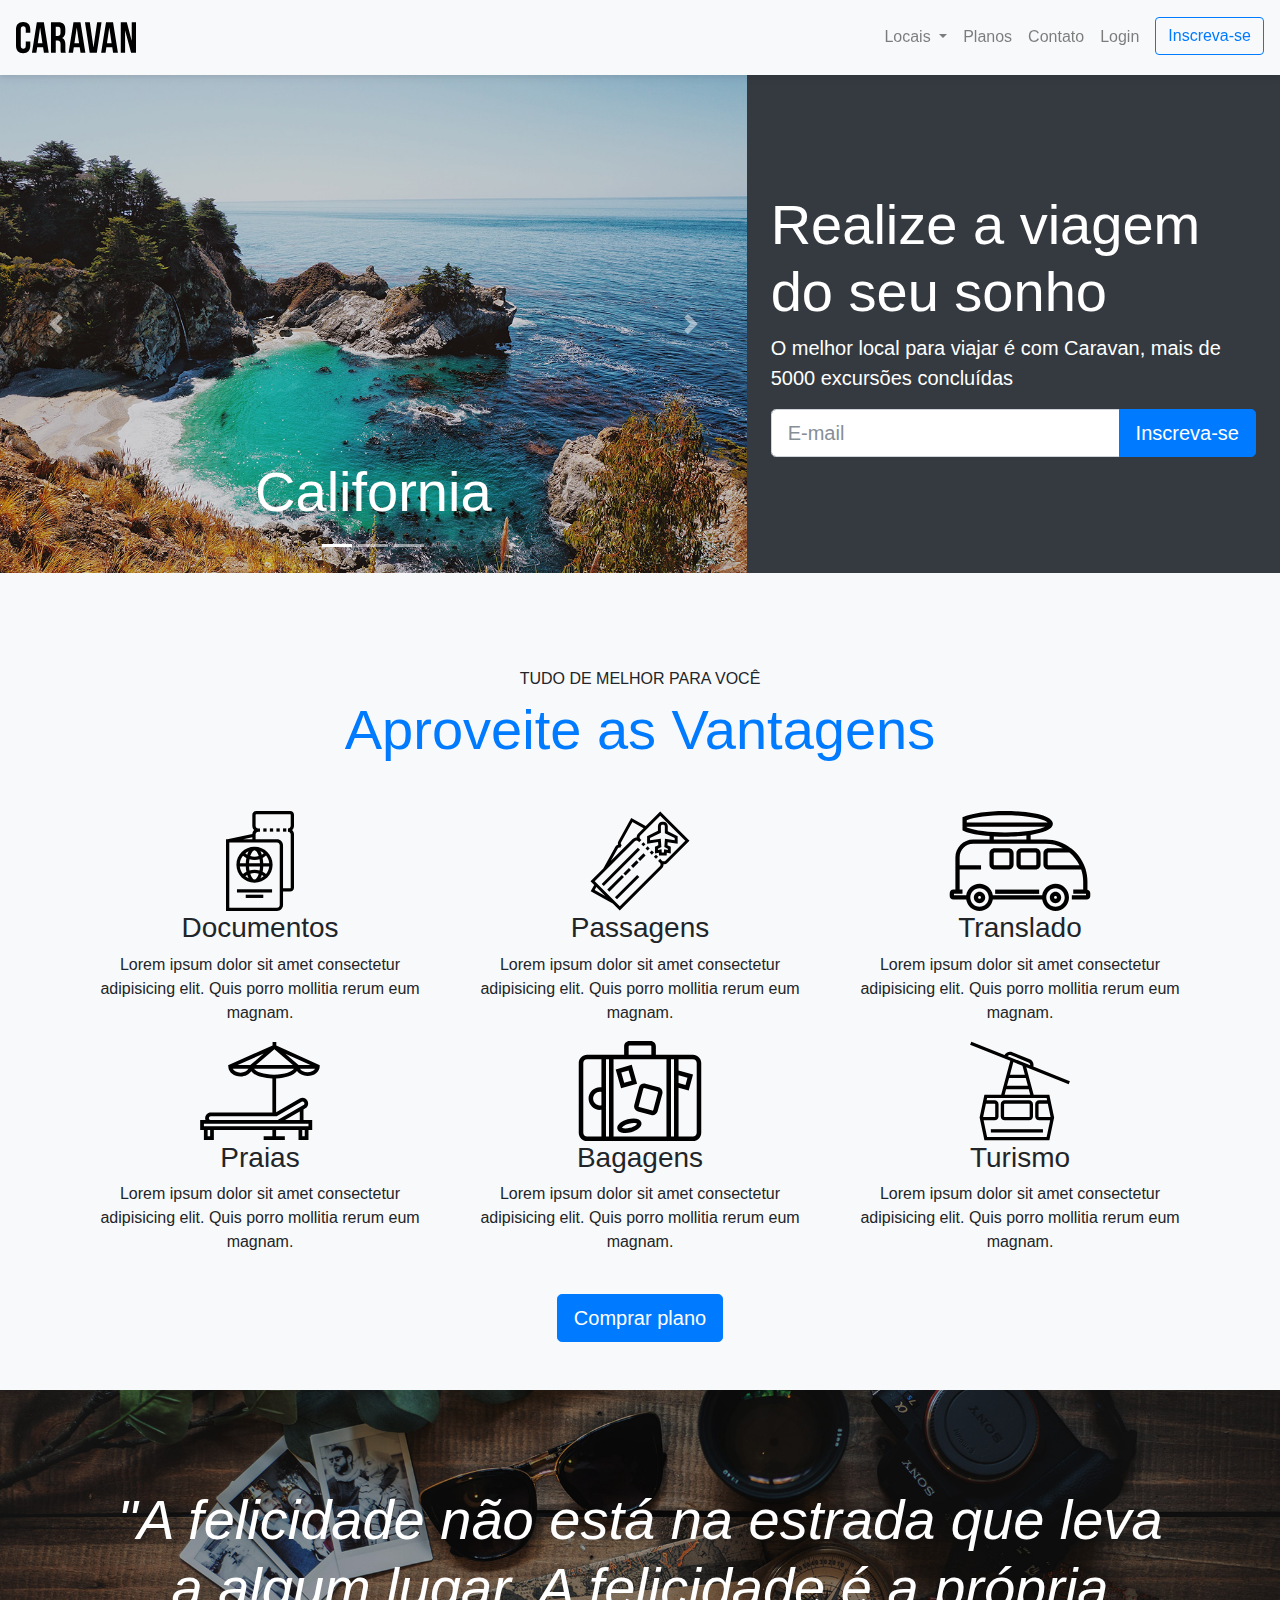
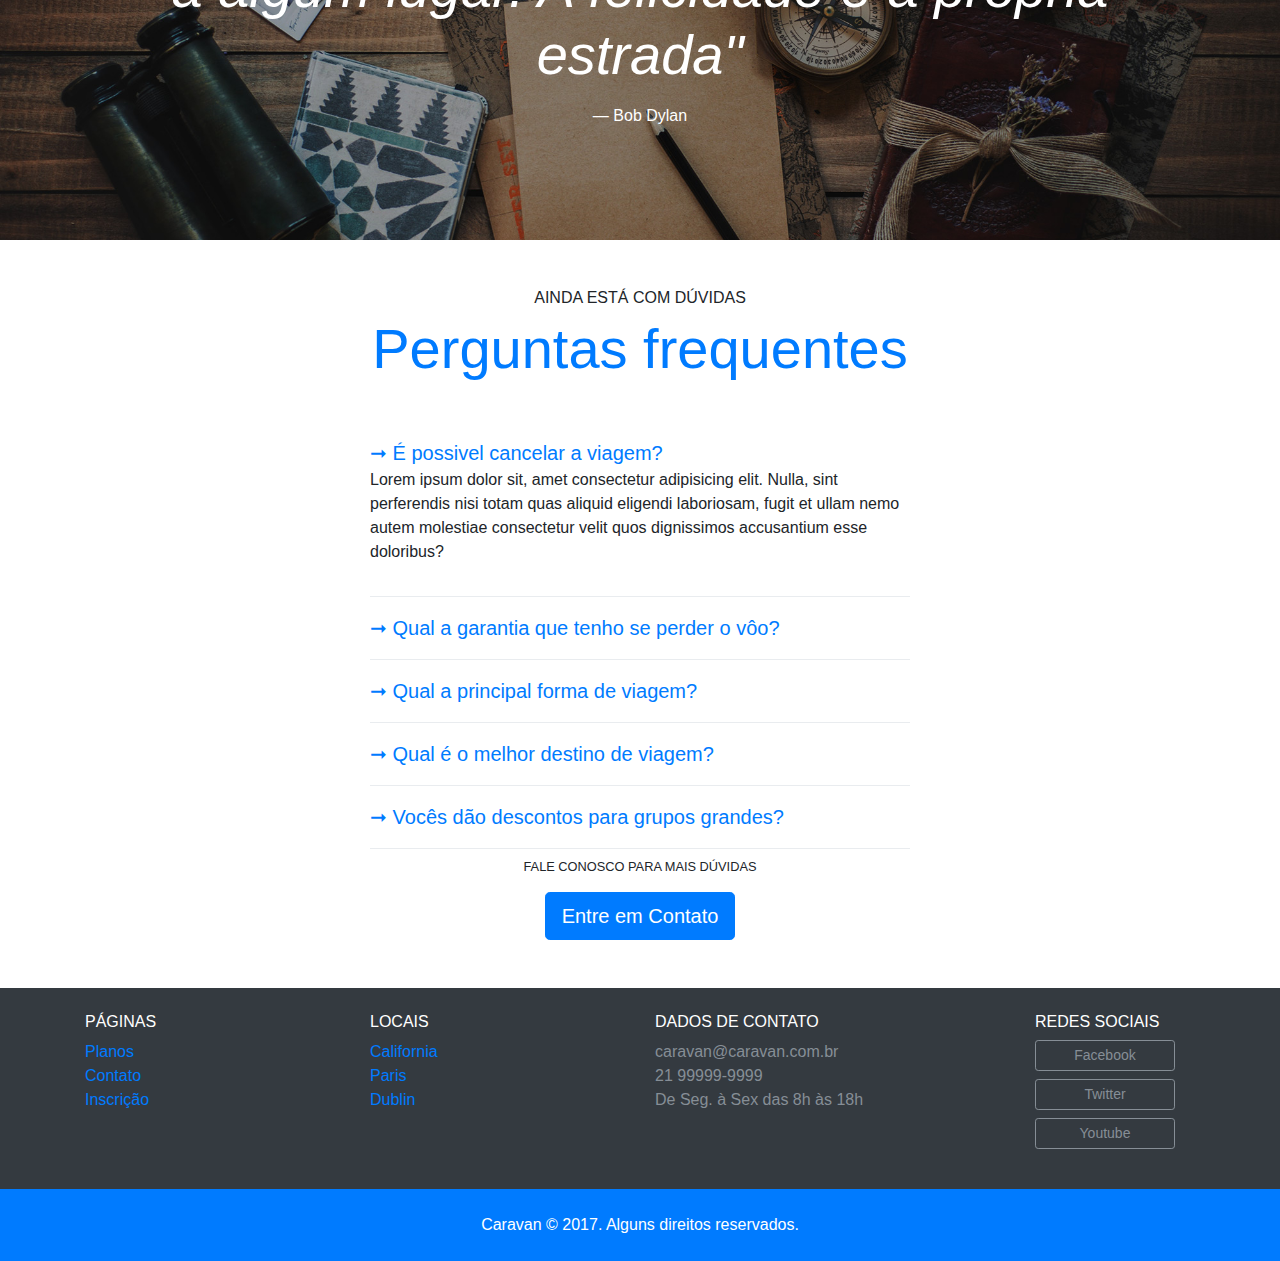
<file: index.html>
<!DOCTYPE html>
<html>

<head>
    <title>Caravan</title>
    <meta charset="utf-8">
    <meta name="viewport" content="width=device-width, initial-scale=1, shrink-to-fit=no">

    <link rel="stylesheet" href="css/bootstrap.css">
    <link rel="stylesheet" href="css/style.css">
</head>

<body>

    <!-- Modal -->
    <div class="modal fade" id="modalLogin" tabindex="-1" aria-labelledby="modalLoginTitulo" aria-hidden="true">
        <div class="modal-dialog" role="document">
            <div class="modal-content">
                <div class="modal-header">
                    <h5 class="modal-title" id="modalLoginTitulo">Entre na Sua Conta</h5>
                    <button type="button" class="close" data-dismiss="modal" aria-label="Close">
                        <span aria-hidden="true">&times;</span>
                    </button>
                </div>
                <div class="modal-body">
                    <form>
                        <div class=" form-group ">
                            <label for="LoginEmail">Email</label>
                            <input type="email" class="form-control" id="loginEmail">
                        </div>
                        <div class="form-group">
                            <label for="loginSenha">Password</label>
                            <input type="password" class="form-control" id="loginSenha">
                        </div>
                        <button type="submit" class="btn btn-primary">Entrar na conta</button>
                        <small class="form-text text-muted">
                            Esqueceu a senha? <a href="#">clique aqui</a>
                        </small>
                    </form>
                </div>
            </div>
        </div>
    </div>
    <!-- Modal finish -->
    <nav class="navbar fixed-top navbar-expand-md navbar-light bg-light py-3 box-shadow">
        <a href="index.html" class="navbar-brand">
            <img src="img/caravan.svg" alt="caravan">
        </a>
        <button class="navbar-toggler" type="button" data-toggle="collapse" data-target="#navbarSupportedContent"
            aria-controls="navbarSupportedContent" aria-expanded="false" aria-label="Toggle navigation">
            <span class="navbar-toggler-icon"></span>
        </button>

        <div class="collapse navbar-collapse" id="navbarSupportedContent">
            <ul class="navbar-nav ml-auto">
                <li class="nav-item dropdown">
                    <a class="nav-link dropdown-toggle" id="navbarDropdown" role="button" data-toggle="dropdown"
                        aria-haspopup="true" aria-expanded="false" href="#">Locais
                    </a>
                    <div class="dropdown-menu" aria-labelledby="navbarDropdown">
                        <a class="dropdown-item" href="local.html">California</a>
                        <a class="dropdown-item" href="local.html">Paris</a>
                        <a class="dropdown-item" href="local.html">Dublin</a>
                    </div>
                </li>
                <li class="nav-item">
                    <a class="nav-link" href="planos.html">Planos</a>
                </li>
                <li class="nav-item">
                    <a class="nav-link" href="contato.html">Contato</a>
                </li>
                <li class="nav-item">
                    <a href="#" class="nav-link " data-toggle="modal" data-target="#modalLogin">Login</a>
                </li>
                <li class="nav-item">
                    <a class=" btn btn-outline-primary ml-md-2" href="inscricao.html">Inscreva-se</a>
                </li>
            </ul>
        </div>
    </nav>

    <section class="container-fluid">
        <div class="row bg-dark text-white ">
            <div class="col-lg-7 p-0">

                <div id="carouselCidades" class="carousel slide" data-ride="carousel">
                    <ol class="carousel-indicators">
                        <li data-target="#carouselCidades" data-slide-to="0" class="active"></li>
                        <li data-target="#carouselCidades" data-slide-to="1"></li>
                        <li data-target="#carouselCidades" data-slide-to="2"></li>
                    </ol>
                    <div class="carousel-inner">
                        <div class="carousel-item active">
                            <img src="img/california.jpg" class="d-block w-100" alt="...">
                            <div class="carousel-caption ">
                                <h3 class="display-4">California</h3>
                            </div>
                        </div>
                        <div class="carousel-item">
                            <img src="img/paris.jpg" class="d-block w-100" alt="...">
                            <div class="carousel-caption">
                                <h3 class="display-4">Paris</h3>
                            </div>
                        </div>
                        <div class="carousel-item">
                            <img src="img/dublin.jpg" class="d-block w-100" alt="...">
                            <div class="carousel-caption ">
                                <h3 class="display-4">Dublin</h3>
                            </div>
                        </div>
                    </div>
                    <a class="carousel-control-prev" href="#carouselCidades" role="button" data-slide="prev">
                        <span class="carousel-control-prev-icon" aria-hidden="true"></span>
                        <span class="sr-only">Previous</span>
                    </a>
                    <a class="carousel-control-next" href="#carouselCidades" role="button" data-slide="next">
                        <span class="carousel-control-next-icon" aria-hidden="true"></span>
                        <span class="sr-only">Next</span>
                    </a>
                </div>

            </div>
            <div class="col-lg-5 p-4 align-self-center">
                <h1 class="display-4">Realize a viagem do seu sonho</h1>
                <p class="lead">O melhor local para viajar é com Caravan, mais de 5000 excursões concluídas</p>
                <form action="">
                    <div class="input-group input-group-lg">
                        <input type="text" class="form-control" placeholder="E-mail" aria-label="Email">
                        <span class="input-group-btn">
                            <button class="btn btn-primary brl-0" type="button">Inscreva-se</button>
                    </div>
                </form>
            </div>
        </div>
    </section>

    <section class="py-5 bg-light  text-center ">
        <div class="container ">
            <div class="my-5">
                <span class="h6 d-block ">TUDO DE MELHOR PARA VOCÊ</span>
                <h2 class="display-4 text-primary">Aproveite as Vantagens</h2>
            </div>

            <div class="row ">
                <div class="col-xl-4 col-md-6">
                    <div style="height: 100px;" class="d-flex justify-content-center">
                        <img src="img/icones/passaporte.svg" alt="Passaporte">
                    </div>
                    <h3>Documentos</h3>
                    <p>Lorem ipsum dolor sit amet consectetur adipisicing elit. Quis porro mollitia rerum eum magnam.
                    </p>
                </div>
                <div class="col-xl-4 col-md-6">
                    <div style="height: 100px;" class="d-flex justify-content-center">
                        <img src="img/icones/passagens.svg" alt="Passagens">
                    </div>
                    <h3>Passagens</h3>
                    <p>Lorem ipsum dolor sit amet consectetur adipisicing elit. Quis porro mollitia rerum eum magnam.
                    </p>
                </div>
                <div class="col-xl-4 col-md-6">
                    <div style="height: 100px;" class="d-flex justify-content-center">
                        <img src="img/icones/translado.svg" alt="Translado">
                    </div>
                    <h3>Translado</h3>
                    <p>Lorem ipsum dolor sit amet consectetur adipisicing elit. Quis porro mollitia rerum eum magnam.
                    </p>
                </div>
                <div class="col-xl-4 col-md-6">
                    <div style="height: 100px;" class="d-flex justify-content-center">
                        <img src="img/icones/praias.svg" alt="Praias">
                    </div>
                    <h3>Praias</h3>
                    <p>Lorem ipsum dolor sit amet consectetur adipisicing elit. Quis porro mollitia rerum eum magnam.
                    </p>
                </div>
                <div class="col-xl-4 col-md-6">
                    <div style="height: 100px;" class="d-flex justify-content-center">
                        <img src="img/icones/bagagens.svg" alt="bagagens">
                    </div>
                    <h3>Bagagens</h3>
                    <p>Lorem ipsum dolor sit amet consectetur adipisicing elit. Quis porro mollitia rerum eum magnam.
                    </p>
                </div>
                <div class="col-xl-4 col-md-6">
                    <div style="height: 100px;" class="d-flex justify-content-center">
                        <img src="img/icones/turismo.svg" alt="Turismo">
                    </div>
                    <h3>Turismo</h3>
                    <p>Lorem ipsum dolor sit amet consectetur adipisicing elit. Quis porro mollitia rerum eum magnam.
                    </p>
                </div>
            </div>
            <a href="/planos.html" class="mt-4 btn btn-primary btn-lg">Comprar plano</a>
        </div>
    </section>

    <section id="home-quote" class="p-md-5">
        <blockquote class="blockquote text-center text-white p-md-5 p-3">
            <p class="display-4">
                <em>"A felicidade não está na estrada que leva a algum lugar. A felicidade é a própria estrada"</em>
            </p>
            <footer class="blockquote-footer text-white">Bob Dylan</footer>
        </blockquote>
    </section>

    <section class="container ">
        <div class="my-5 text-center">
            <span class="h6 d-block ">AINDA ESTÁ COM DÚVIDAS</span>
            <h2 class="display-4 text-primary">Perguntas frequentes</h2>
        </div>
        <div class="row justify-content-center">
            <div class="col-md-6" id="perguntasFrequentes" data-children=".pergunta">
                <div class="pergunta py-2">
                    <a class="lead" data-toggle="collapse" data-parent="#perguntasFrequentes" href="#perguntas1">➞
                        É possivel cancelar a viagem?
                    </a>
                    <div id="perguntas1" class="collapse show" role="tabpanel">
                        <p>Lorem ipsum dolor sit, amet consectetur adipisicing elit. Nulla, sint perferendis nisi totam
                            quas
                            aliquid eligendi laboriosam, fugit et ullam nemo autem molestiae consectetur velit quos
                            dignissimos
                            accusantium esse doloribus?</p>
                    </div>
                </div>
                <div class="dropdown-divider"></div>
                <div class="pergunta py-2">
                    <a class="lead" data-toggle="collapse" data-parent="#perguntasFrequentes" href="#perguntas2">➞
                        Qual a garantia que tenho se perder o vôo?
                    </a>
                    <div id="perguntas2" class="collapse" role="tabpanel">
                        <p>Lorem ipsum dolor sit, amet consectetur adipisicing elit. Nulla, sint perferendis nisi totam
                            quas
                            aliquid eligendi laboriosam, fugit et ullam nemo autem molestiae consectetur velit quos
                            dignissimos
                            accusantium esse doloribus?</p>
                    </div>
                </div>
                <div class="dropdown-divider"></div>
                <div class="pergunta py-2">
                    <a class="lead" data-toggle="collapse" data-parent="#perguntasFrequentes" href="#perguntas3">➞
                        Qual a principal forma de viagem?</a>
                    <div id="perguntas3" class="collapse" role="tabpanel">
                        <p>Lorem ipsum dolor sit, amet consectetur adipisicing elit. Nulla, sint perferendis nisi totam
                            quas
                            aliquid eligendi laboriosam, fugit et ullam nemo autem molestiae consectetur velit quos
                            dignissimos
                            accusantium esse doloribus?</p>
                    </div>
                </div>
                <div class="dropdown-divider"></div>
                <div class="pergunta py-2">
                    <a class="lead" data-toggle="collapse" data-parent="#perguntasFrequentes" href="#perguntas4">➞
                        Qual é o melhor destino de viagem?</a>
                    <div id="perguntas4" class="collapse" role="tabpanel">
                        <p>Lorem ipsum dolor sit, amet consectetur adipisicing elit. Nulla, sint perferendis nisi totam
                            quas
                            aliquid eligendi laboriosam, fugit et ullam nemo autem molestiae consectetur velit quos
                            dignissimos
                            accusantium esse doloribus?</p>
                    </div>
                </div>
                <div class="dropdown-divider"></div>
                <div class="pergunta py-2">
                    <a class="lead" data-toggle="collapse" data-parent="#perguntasFrequentes" href="#perguntas5">➞
                        Vocês dão descontos para grupos grandes?</a>
                    <div id="perguntas5" class="collapse" role="tabpanel">
                        <p>Lorem ipsum dolor sit, amet consectetur adipisicing elit. Nulla, sint perferendis nisi totam
                            quas
                            aliquid eligendi laboriosam, fugit et ullam nemo autem molestiae consectetur velit quos
                            dignissimos
                            accusantium esse doloribus?</p>
                    </div>
                </div>
                <div class="dropdown-divider"></div>

            </div>

        </div>
        <div class="text-center">
            <p class="small">FALE CONOSCO PARA MAIS DÚVIDAS</p>
            <a href="contato.html" class=" btn btn-primary btn-lg">Entre em Contato</a>
        </div>
    </section>

    <footer class="bg-dark text-white p-0 mt-5">
        <div class="container py-4">
            <div class="row">
                <div class="col-md-3 col-6">
                    <h4 class="h6">PÁGINAS</h4>
                    <ul class="list-unstyled">
                        <li><a href="planos.html">Planos</a></li>
                        <li><a href="contato.html">Contato</a></li>
                        <li><a href="inscricao.html">Inscrição</a></li>
                    </ul>
                </div>

                <div class="col-md-3 col-6">
                    <h4 class="h6">LOCAIS</h4>
                    <ul class="list-unstyled">
                        <li><a href="local.html">California</a></li>
                        <li><a href="local.html">Paris</a></li>
                        <li><a href="local.html">Dublin</a></li>
                    </ul>
                </div>
                <div class="col-md-4">
                    <h4 class="h6">DADOS DE CONTATO</h4>
                    <ul class="list-unstyled text-secondary">
                        <li>caravan@caravan.com.br</li>
                        <li>21 99999-9999</li>
                        <li>De Seg. à Sex das 8h às 18h</li>
                    </ul>
                </div>
                <div class="col-md-2">
                    <h4 class="h6">REDES SOCIAIS</h4>
                    <ul class="list-unstyled text-secondary">
                        <li><a class="btn btn-outline-secondary mb-2 btn-block btn-sm" style="max-width: 140px;"
                                href="#">
                                Facebook </a></li>
                        <li><a class="btn btn-outline-secondary mb-2 btn-block btn-sm" style="max-width: 140px;"
                                href="#">Twitter</a></li>
                        <li><a class="btn btn-outline-secondary mb-2 btn-block btn-sm" style="max-width: 140px;"
                                href="#">Youtube</a></li>
                    </ul>
                </div>
            </div>
        </div>
        <div class="bg-primary text-center py-4">
            <p class="mb-0">Caravan © 2017. Alguns direitos reservados.</p>
        </div>
    </footer>

    <script type="text/javascript" src="js/jquery-3.2.1.slim.min.js"></script>
    <script type="text/javascript" src="js/popper.min.js"></script>
    <script type="text/javascript" src="js/bootstrap.js"></script>
    <script type="text/javascript" src="js/app.js"></script>

</body>

</html>
</file>
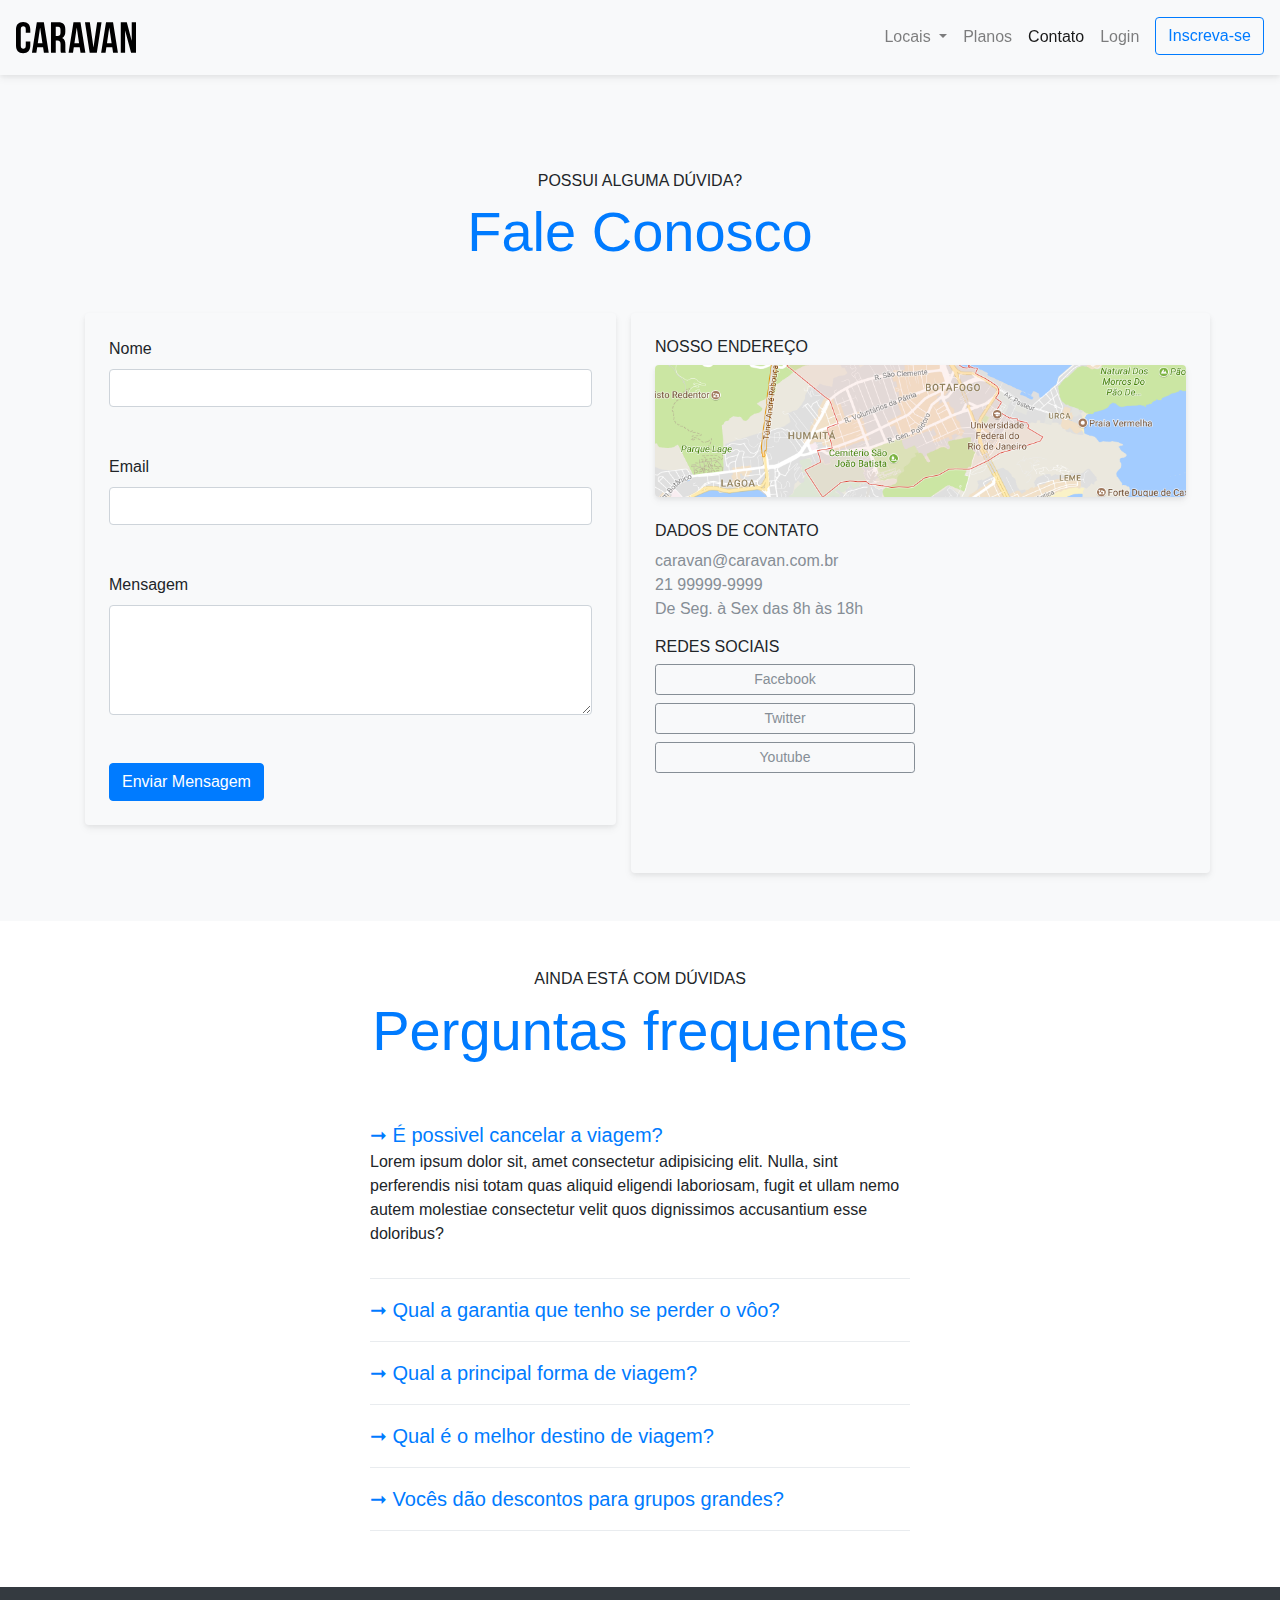
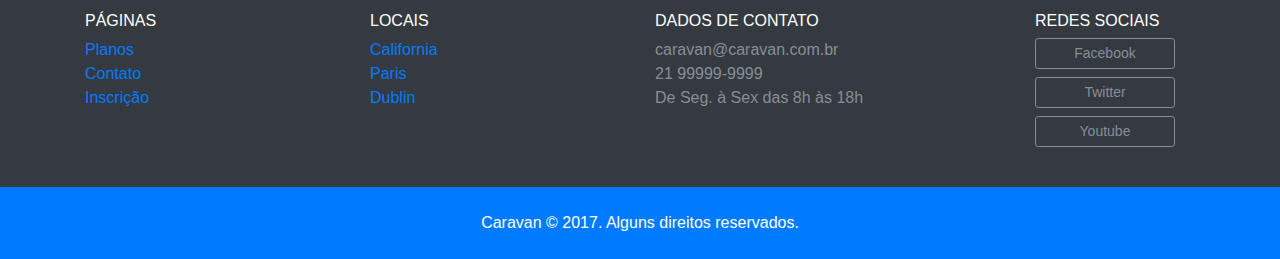
<file: contato.html>
<!DOCTYPE html>
<html>

<head>
    <title>Caravan - inscricao</title>
    <meta charset="utf-8">
    <meta name="viewport" content="width=device-width, initial-scale=1, shrink-to-fit=no">

    <link rel="stylesheet" href="css/bootstrap.css">
    <link rel="stylesheet" href="css/style.css">
</head>

<body>

    <!-- Modal -->
    <div class="modal fade" id="modalLogin" tabindex="-1" aria-labelledby="modalLoginTitulo" aria-hidden="true">
        <div class="modal-dialog" role="document">
            <div class="modal-content">
                <div class="modal-header">
                    <h5 class="modal-title" id="modalLoginTitulo">Entre na Sua Conta</h5>
                    <button type="button" class="close" data-dismiss="modal" aria-label="Close">
                        <span aria-hidden="true">&times;</span>
                    </button>
                </div>
                <div class="modal-body">
                    <form>
                        <div class=" form-group ">
                            <label for="LoginEmail">Email</label>
                            <input type="email" class="form-control" id="loginEmail">
                        </div>
                        <div class="form-group">
                            <label for="loginSenha">Password</label>
                            <input type="password" class="form-control" id="loginSenha">
                        </div>
                        <button type="submit" class="btn btn-primary">Entrar na conta</button>
                        <small class="form-text text-muted">
                            Esqueceu a senha? <a href="#">clique aqui</a>
                        </small>
                    </form>
                </div>
            </div>
        </div>
    </div>
    <!-- Modal finish -->
    <nav class="navbar fixed-top navbar-expand-md navbar-light bg-light py-3 box-shadow">
        <a href="index.html" class="navbar-brand">
            <img src="img/caravan.svg" alt="caravan">
        </a>
        <button class="navbar-toggler" type="button" data-toggle="collapse" data-target="#navbarSupportedContent"
            aria-controls="navbarSupportedContent" aria-expanded="false" aria-label="Toggle navigation">
            <span class="navbar-toggler-icon"></span>
        </button>

        <div class="collapse navbar-collapse" id="navbarSupportedContent">
            <ul class="navbar-nav ml-auto">
                <li class="nav-item dropdown">
                    <a class="nav-link dropdown-toggle" id="navbarDropdown" role="button" data-toggle="dropdown"
                        aria-haspopup="true" aria-expanded="false" href="#">Locais
                    </a>
                    <div class="dropdown-menu" aria-labelledby="navbarDropdown">
                        <a class="dropdown-item" href="local.html">California</a>
                        <a class="dropdown-item" href="local.html">Paris</a>
                        <a class="dropdown-item" href="local.html">Dublin</a>
                    </div>
                </li>
                <li class="nav-item">
                    <a class="nav-link" href="planos.html">Planos</a>
                </li>
                <li class="nav-item">
                    <a class="nav-link active" href="contato.html">Contato</a>
                </li>
                <li class="nav-item">
                    <a href="#" class="nav-link " data-toggle="modal" data-target="#modalLogin">Login</a>
                </li>
                <li class="nav-item">
                    <a class=" btn btn-outline-primary ml-md-2" href="inscricao.html">Inscreva-se</a>
                </li>
            </ul>
        </div>
    </nav>


    <section class="py-5 bg-light  ">
        <div class="container ">
            <div class="my-5 text-center">
                <span class="h6 d-block ">POSSUI ALGUMA DÚVIDA?</span>
                <h2 class="display-4 text-primary">Fale Conosco</h2>
            </div>
            <div class="row">
                <div class="col-lg mb-5">
                    <form action="" class="bg-light rounded p-4 box-shadow">
                        <div class=" form-group ">
                            <label for="clienteNome">Nome</label>
                            <input type="text" class="form-control" id="clienteNome">
                        </div>
                        <div class=" form-group ">
                            <label for="clienteEmail">Email</label>
                            <input type="email" class="form-control" id="clienteEmail">
                        </div>
                        <div class="form-group">
                            <label for="clienteMensagem">Mensagem</label>
                            <textarea class="form-control" id="clienteMensagem" rows="4"></textarea>
                        </div>
                        <button type="submit" class="btn btn-primary">Enviar Mensagem</button>
                    </form>
                </div>
                <div class="col-lg bg-light rounded p-4 box-shadow">
                    <h2 class="h6">
                        NOSSO ENDEREÇO
                    </h2>
                    <img class="img-fluid box-shadow rounded mb-4" src="/img/mapa.png" alt="Endereço da empresa">

                    <h4 class="h6">DADOS DE CONTATO</h4>
                    <ul class="list-unstyled text-secondary">
                        <li>caravan@caravan.com.br</li>
                        <li>21 99999-9999</li>
                        <li>De Seg. à Sex das 8h às 18h</li>
                    </ul>

                    <h2 class="h6">REDES SOCIAIS</h2>
                    <ul class="list-unstyled text-secondary" style="max-width: 260px;">
                        <li>
                            <a class="btn btn-outline-secondary mb-2 btn-block btn-sm" href="#">
                                Facebook
                            </a>
                        </li>
                        <li>
                            <a class="btn btn-outline-secondary mb-2 btn-block btn-sm" href=" #">
                                Twitter
                            </a>
                        </li>
                        <li>
                            <a class="btn btn-outline-secondary mb-2 btn-block btn-sm" href="#">Youtube
                            </a>
                        </li>
                    </ul>

                </div>
            </div>

        </div>
    </section>
    <section class="container ">
        <div class="my-5 text-center">
            <span class="h6 d-block ">AINDA ESTÁ COM DÚVIDAS</span>
            <h2 class="display-4 text-primary">Perguntas frequentes</h2>
        </div>
        <div class="row justify-content-center">
            <div class="col-md-6" id="perguntasFrequentes" data-children=".pergunta">
                <div class="pergunta py-2">
                    <a class="lead" data-toggle="collapse" data-parent="#perguntasFrequentes" href="#perguntas1">➞
                        É possivel cancelar a viagem?
                    </a>
                    <div id="perguntas1" class="collapse show" role="tabpanel">
                        <p>Lorem ipsum dolor sit, amet consectetur adipisicing elit. Nulla, sint perferendis nisi totam
                            quas
                            aliquid eligendi laboriosam, fugit et ullam nemo autem molestiae consectetur velit quos
                            dignissimos
                            accusantium esse doloribus?</p>
                    </div>
                </div>
                <div class="dropdown-divider"></div>
                <div class="pergunta py-2">
                    <a class="lead" data-toggle="collapse" data-parent="#perguntasFrequentes" href="#perguntas2">➞
                        Qual a garantia que tenho se perder o vôo?
                    </a>
                    <div id="perguntas2" class="collapse" role="tabpanel">
                        <p>Lorem ipsum dolor sit, amet consectetur adipisicing elit. Nulla, sint perferendis nisi totam
                            quas
                            aliquid eligendi laboriosam, fugit et ullam nemo autem molestiae consectetur velit quos
                            dignissimos
                            accusantium esse doloribus?</p>
                    </div>
                </div>
                <div class="dropdown-divider"></div>
                <div class="pergunta py-2">
                    <a class="lead" data-toggle="collapse" data-parent="#perguntasFrequentes" href="#perguntas3">➞
                        Qual a principal forma de viagem?</a>
                    <div id="perguntas3" class="collapse" role="tabpanel">
                        <p>Lorem ipsum dolor sit, amet consectetur adipisicing elit. Nulla, sint perferendis nisi totam
                            quas
                            aliquid eligendi laboriosam, fugit et ullam nemo autem molestiae consectetur velit quos
                            dignissimos
                            accusantium esse doloribus?</p>
                    </div>
                </div>
                <div class="dropdown-divider"></div>
                <div class="pergunta py-2">
                    <a class="lead" data-toggle="collapse" data-parent="#perguntasFrequentes" href="#perguntas4">➞
                        Qual é o melhor destino de viagem?</a>
                    <div id="perguntas4" class="collapse" role="tabpanel">
                        <p>Lorem ipsum dolor sit, amet consectetur adipisicing elit. Nulla, sint perferendis nisi totam
                            quas
                            aliquid eligendi laboriosam, fugit et ullam nemo autem molestiae consectetur velit quos
                            dignissimos
                            accusantium esse doloribus?</p>
                    </div>
                </div>
                <div class="dropdown-divider"></div>
                <div class="pergunta py-2">
                    <a class="lead" data-toggle="collapse" data-parent="#perguntasFrequentes" href="#perguntas5">➞
                        Vocês dão descontos para grupos grandes?</a>
                    <div id="perguntas5" class="collapse" role="tabpanel">
                        <p>Lorem ipsum dolor sit, amet consectetur adipisicing elit. Nulla, sint perferendis nisi totam
                            quas
                            aliquid eligendi laboriosam, fugit et ullam nemo autem molestiae consectetur velit quos
                            dignissimos
                            accusantium esse doloribus?</p>
                    </div>
                </div>
                <div class="dropdown-divider"></div>

            </div>

        </div>
    </section>

    <footer class="bg-dark text-white p-0 mt-5">
        <div class="container py-4">
            <div class="row">
                <div class="col-md-3 col-6">
                    <h4 class="h6">PÁGINAS</h4>
                    <ul class="list-unstyled">
                        <li><a href="planos.html">Planos</a></li>
                        <li><a href="contato.html">Contato</a></li>
                        <li><a href="inscricao.html">Inscrição</a></li>
                    </ul>
                </div>

                <div class="col-md-3 col-6">
                    <h4 class="h6">LOCAIS</h4>
                    <ul class="list-unstyled">
                        <li><a href="local.html">California</a></li>
                        <li><a href="local.html">Paris</a></li>
                        <li><a href="local.html">Dublin</a></li>
                    </ul>
                </div>
                <div class="col-md-4">
                    <h4 class="h6">DADOS DE CONTATO</h4>
                    <ul class="list-unstyled text-secondary">
                        <li>caravan@caravan.com.br</li>
                        <li>21 99999-9999</li>
                        <li>De Seg. à Sex das 8h às 18h</li>
                    </ul>
                </div>
                <div class="col-md-2">
                    <h4 class="h6">REDES SOCIAIS</h4>
                    <ul class="list-unstyled text-secondary">
                        <li><a class="btn btn-outline-secondary mb-2 btn-block btn-sm" style="max-width: 140px;"
                                href="#">
                                Facebook </a></li>
                        <li><a class="btn btn-outline-secondary mb-2 btn-block btn-sm" style="max-width: 140px;"
                                href="#">Twitter</a></li>
                        <li><a class="btn btn-outline-secondary mb-2 btn-block btn-sm" style="max-width: 140px;"
                                href="#">Youtube</a></li>
                    </ul>
                </div>
            </div>
        </div>
        <div class="bg-primary text-center py-4">
            <p class="mb-0">Caravan © 2017. Alguns direitos reservados.</p>
        </div>
    </footer>

    <script type="text/javascript" src="js/jquery-3.2.1.slim.min.js"></script>
    <script type="text/javascript" src="js/popper.min.js"></script>
    <script type="text/javascript" src="js/bootstrap.js"></script>
    <script type="text/javascript" src="js/app.js"></script>

</body>

</html>
</file>
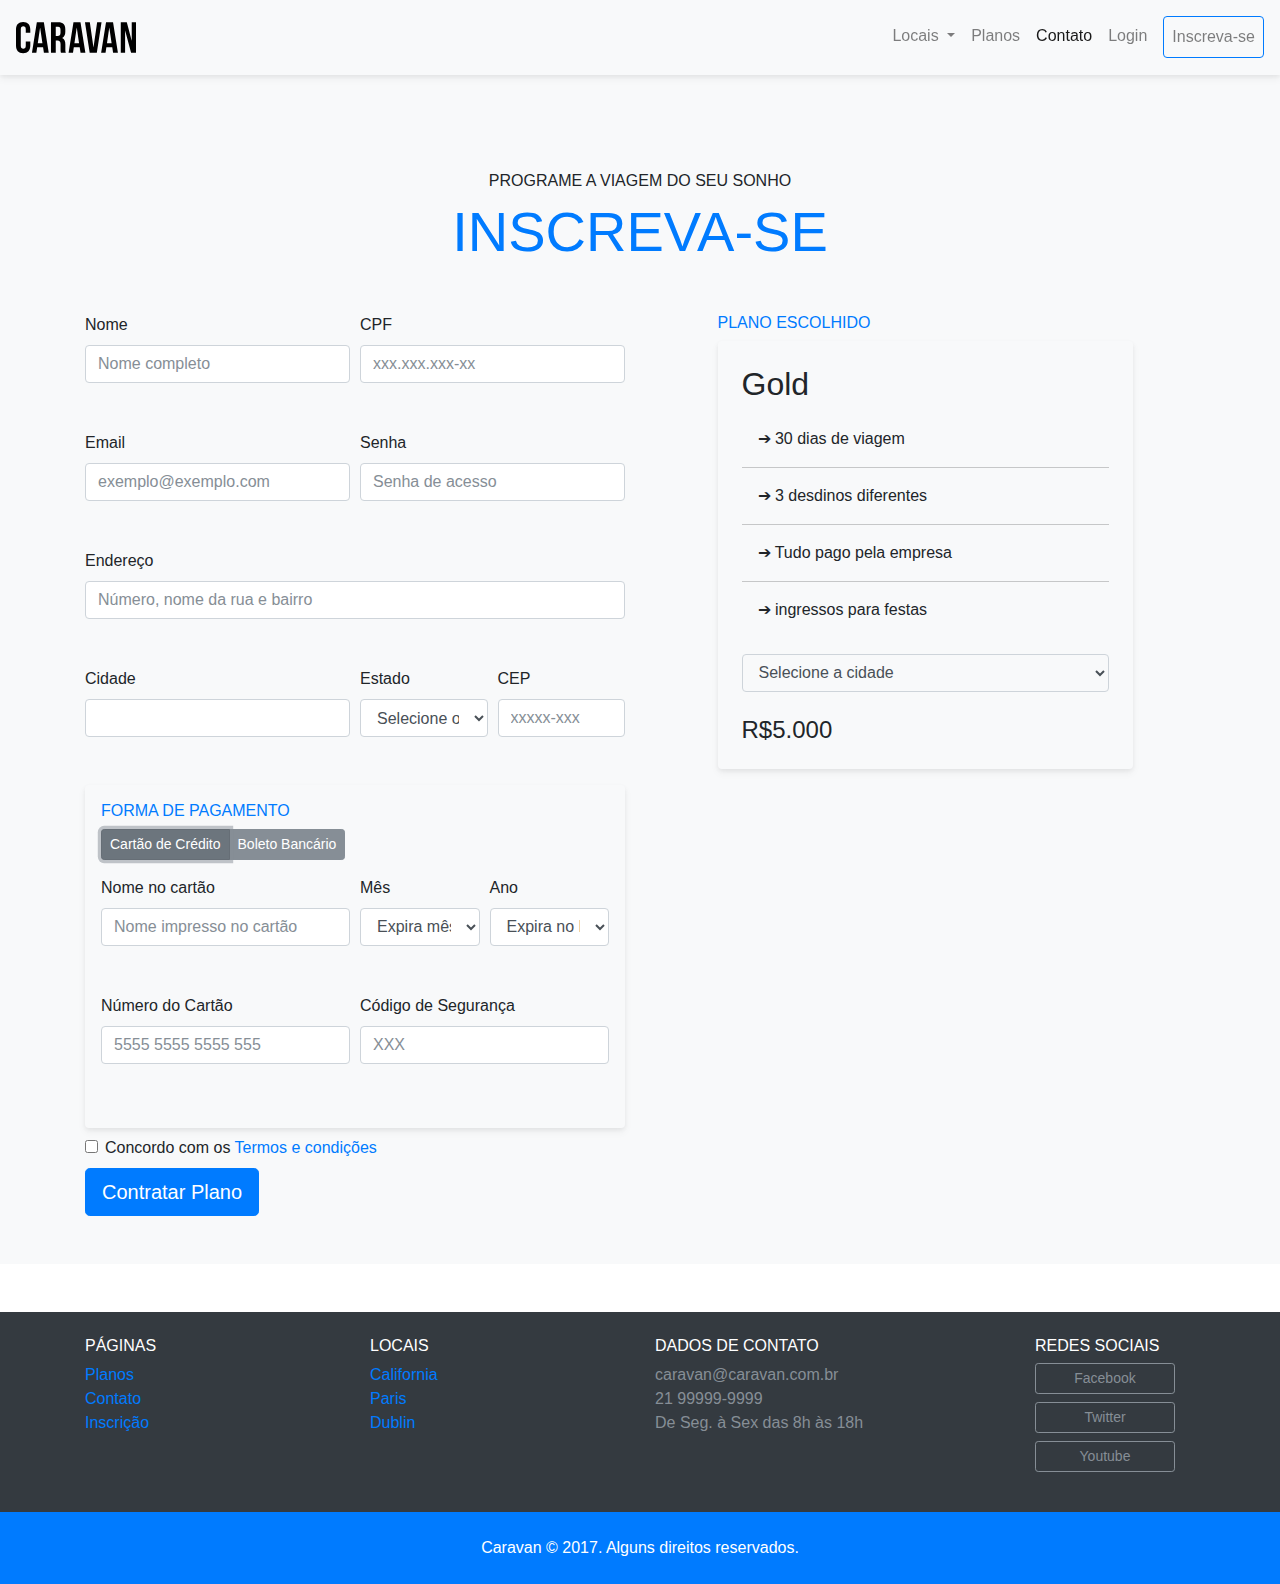
<file: inscricao.html>
<!DOCTYPE html>
<html>

<head>
    <title>Caravan - inscricao</title>
    <meta charset="utf-8">
    <meta name="viewport" content="width=device-width, initial-scale=1, shrink-to-fit=no">

    <link rel="stylesheet" href="css/bootstrap.css">
    <link rel="stylesheet" href="css/style.css">
</head>

<body>

    <!-- Modal -->
    <div class="modal fade" id="modalLogin" tabindex="-1" aria-labelledby="modalLoginTitulo" aria-hidden="true">
        <div class="modal-dialog" role="document">
            <div class="modal-content">
                <div class="modal-header">
                    <h5 class="modal-title" id="modalLoginTitulo">Entre na Sua Conta</h5>
                    <button type="button" class="close" data-dismiss="modal" aria-label="Close">
                        <span aria-hidden="true">&times;</span>
                    </button>
                </div>
                <div class="modal-body">
                    <form>
                        <div class=" form-group ">
                            <label for="LoginEmail">Email</label>
                            <input type="email" class="form-control" id="loginEmail">
                        </div>
                        <div class="form-group">
                            <label for="loginSenha">Password</label>
                            <input type="password" class="form-control" id="loginSenha">
                        </div>
                        <button type="submit" class="btn btn-primary">Entrar na conta</button>
                        <small class="form-text text-muted">
                            Esqueceu a senha? <a href="#">clique aqui</a>
                        </small>
                    </form>
                </div>
            </div>
        </div>
    </div>
    <!-- Modal finish -->
    <nav class="navbar fixed-top navbar-expand-md navbar-light bg-light py-3 box-shadow">
        <a href="index.html" class="navbar-brand">
            <img src="img/caravan.svg" alt="caravan">
        </a>
        <button class="navbar-toggler" type="button" data-toggle="collapse" data-target="#navbarSupportedContent"
            aria-controls="navbarSupportedContent" aria-expanded="false" aria-label="Toggle navigation">
            <span class="navbar-toggler-icon"></span>
        </button>

        <div class="collapse navbar-collapse" id="navbarSupportedContent">
            <ul class="navbar-nav ml-auto">
                <li class="nav-item dropdown">
                    <a class="nav-link dropdown-toggle" id="navbarDropdown" role="button" data-toggle="dropdown"
                        aria-haspopup="true" aria-expanded="false" href="#">Locais
                    </a>
                    <div class="dropdown-menu" aria-labelledby="navbarDropdown">
                        <a class="dropdown-item" href="local.html">California</a>
                        <a class="dropdown-item" href="local.html">Paris</a>
                        <a class="dropdown-item" href="local.html">Dublin</a>
                    </div>
                </li>
                <li class="nav-item">
                    <a class="nav-link" href="planos.html">Planos</a>
                </li>
                <li class="nav-item">
                    <a class="nav-link active" href="contato.html">Contato</a>
                </li>
                <li class="nav-item">
                    <a href="#" class="nav-link " data-toggle="modal" data-target="#modalLogin">Login</a>
                </li>
                <li class="nav-item">
                    <a class="nav-link btn btn-outline-primary ml-md-2" href="inscricao.html">Inscreva-se</a>
                </li>
            </ul>
        </div>
    </nav>


    <section class="py-5 bg-light  ">
        <div class="container ">
            <div class="my-5 text-center">
                <span class="h6 d-block ">PROGRAME A VIAGEM DO SEU SONHO</span>
                <h2 class="display-4 text-primary">INSCREVA-SE</h2>
            </div>
            <div class="row">
                <form action="col-6 " action="" class="col-lg-6">
                    <div class="form-row">
                        <div class="form-group col-md-6">
                            <label for="inputNome">Nome</label>
                            <input type="text" class="form-control" id="inputNome" placeholder="Nome completo">
                        </div>
                        <div class="form-group col-md-6">
                            <label for="inputCpf">CPF</label>
                            <input type="text" class="form-control" id="inputCPF" placeholder="xxx.xxx.xxx-xx">
                        </div>
                        <div class="form-group col-md-6">
                            <label for="inputEmail">Email</label>
                            <input type="email" class="form-control" id="inputEmail" placeholder="exemplo@exemplo.com">
                        </div>
                        <div class="form-group col-md-6">
                            <label for="inputSenha">Senha</label>
                            <input type="password" class="form-control" id="inputSenha" placeholder="Senha de acesso">
                        </div>
                        <div class="form-group col-12">
                            <label for="inputEndereco">Endereço</label>
                            <input type="text" class="form-control" id="inputEndereco"
                                placeholder="Número, nome da rua e bairro">
                        </div>
                        <div class="form-group col-md-6">
                            <label for="inputCidade">Cidade</label>
                            <input type="text" class="form-control" id="inputCidade">
                        </div>
                        <div class="form-group col-md-3 col-6">
                            <label for="inputEstado">Estado</label>
                            <select class="form-control" id="inputEstado">
                                <option>Selecione o Estado</option>
                                <option>Rio de Janeiro</option>
                                <option>São Paulo</option>
                                <option>Paraná</option>
                            </select>
                        </div>
                        <div class="form-group col-md-3 col-6">
                            <label for="inputCidade">CEP</label>
                            <input type="text" class="form-control" id="inputCep" placeholder="xxxxx-xxx">
                        </div>
                    </div>
                    <div class="bg-light rounded box-shadow p-3 mb-2">
                        <h2 class="h6 text-primary">FORMA DE PAGAMENTO</h2>
                        <nav class="nav btn-group mb-3" id="formaPagamento" role="tablist">
                            <button type="button" class="btn btn-secondary active btn-sm" id="nav-cartao-tab"
                                data-toggle="tab" href="#nav-cartao" role="tab" aria-controls="nav-cartao"
                                aria-selected="true">Cartão de
                                Crédito</button>
                            <button type="button" class="btn btn-secondary btn-sm" id="nav-boleto-tab" data-toggle="tab"
                                href="#nav-boleto" role="tab" aria-controls="nav-boleto" aria-selected="false">Boleto
                                Bancário</button>
                        </nav>
                        <div class="tab-content" id="formaPagamentoConteudo">
                            <div class="tab-pane fade show active" id="nav-cartao" role="tabpanel"
                                aria-labelledby="nav-cartao-tab">
                                <div class="form-row">
                                    <div class="form-group col-md-6">
                                        <label for="inputNomeCartao">Nome no cartão</label>
                                        <input type="text" class="form-control" id="inputNomeCartao"
                                            placeholder="Nome impresso no cartão">
                                    </div>
                                    <div class="form-group col-md-3 col-6">
                                        <label for="inputMesCard">Mês</label>
                                        <select class="form-control" id="inputMesCard">
                                            <option>Expira mês...</option>
                                            <option>01</option>
                                            <option>02</option>
                                            <option>03</option>
                                            <option>04</option>
                                            <option>05</option>
                                            <option>06</option>
                                            <option>07</option>
                                            <option>08</option>
                                            <option>09</option>
                                            <option>10</option>
                                            <option>11</option>
                                            <option>12</option>
                                        </select>
                                    </div>
                                    <div class="form-group col-md-3 col-6">
                                        <label for="inputAnoCard">Ano</label>
                                        <select class="form-control" id="inputAnoCard">
                                            <option>Expira no Dia...</option>
                                            <option>2021</option>
                                            <option>2022</option>
                                            <option>2023</option>
                                            <option>2024</option>
                                        </select>
                                    </div>
                                    <div class="form-group col-md-6">
                                        <label for="inputCardNumber">Número do Cartão</label>
                                        <input type="text" class="form-control" id="inputCardNumber"
                                            placeholder="5555 5555 5555 555">
                                    </div>
                                    <div class="form-group col-md-6">
                                        <label for="inputCodSeg">Código de Segurança</label>
                                        <input type="password" class="form-control" id="inputCodSeg" placeholder="XXX">
                                    </div>
                                </div>
                            </div>
                            <div class="tab-pane fade " id="nav-boleto" role="tabpanel"
                                aria-labelledby="nav-boleto-tab">
                                Clique em contratar plano que enviaremos um boleto para o seu e-mail.
                            </div>
                        </div>
                    </div>
                    <div class="form-check">
                        <label class="form-check-label">
                            <input type="checkbox" class="form-check-input">
                            Concordo com os <a href="#">Termos e condições</a>
                        </label>
                    </div>

                    <button type="submit" class="btn btn-primary btn-lg">
                        Contratar Plano
                    </button>
                </form>
                <div class="col-lg-5 mx-auto order-first order-lg-1 mb-5">
                    <div class="col-md mb-5">
                        <h2 class="h6 text-primary">PLANO ESCOLHIDO</h2>
                        <div class="bg-light rounded p-4 box-shadow">
                            <h2>Gold</h2>
                            <ul class="lista-plano list-unstyled">
                                <li>➔ 30 dias de viagem</li>
                                <li>➔ 3 desdinos diferentes</li>
                                <li>➔ Tudo pago pela empresa</li>
                                <li>➔ ingressos para festas</li>
                            </ul>
                            <form>
                                <div class="formgroup">
                                    <select id="inputCidades" class="form-control bg-light">
                                        <option>Selecione a cidade</option>
                                        <option>California</option>
                                        <option>Paris</option>
                                        <option>Dublin</option>
                                    </select>
                                </div>
                            </form>
                            <div class="row mt-4">

                                <div class="col">
                                    <span class="h4">R$5.000</span>
                                </div>
                            </div>
                        </div>
                    </div>
                </div>
            </div>
        </div>
    </section>

    <footer class="bg-dark text-white p-0 mt-5">
        <div class="container py-4">
            <div class="row">
                <div class="col-md-3 col-6">
                    <h4 class="h6">PÁGINAS</h4>
                    <ul class="list-unstyled">
                        <li><a href="planos.html">Planos</a></li>
                        <li><a href="contato.html">Contato</a></li>
                        <li><a href="inscricao.html">Inscrição</a></li>
                    </ul>
                </div>

                <div class="col-md-3 col-6">
                    <h4 class="h6">LOCAIS</h4>
                    <ul class="list-unstyled">
                        <li><a href="local.html">California</a></li>
                        <li><a href="local.html">Paris</a></li>
                        <li><a href="local.html">Dublin</a></li>
                    </ul>
                </div>
                <div class="col-md-4">
                    <h4 class="h6">DADOS DE CONTATO</h4>
                    <ul class="list-unstyled text-secondary">
                        <li>caravan@caravan.com.br</li>
                        <li>21 99999-9999</li>
                        <li>De Seg. à Sex das 8h às 18h</li>
                    </ul>
                </div>
                <div class="col-md-2">
                    <h4 class="h6">REDES SOCIAIS</h4>
                    <ul class="list-unstyled text-secondary">
                        <li><a class="btn btn-outline-secondary mb-2 btn-block btn-sm" style="max-width: 140px;"
                                href="#">
                                Facebook </a></li>
                        <li><a class="btn btn-outline-secondary mb-2 btn-block btn-sm" style="max-width: 140px;"
                                href="#">Twitter</a></li>
                        <li><a class="btn btn-outline-secondary mb-2 btn-block btn-sm" style="max-width: 140px;"
                                href="#">Youtube</a></li>
                    </ul>
                </div>
            </div>
        </div>
        <div class="bg-primary text-center py-4">
            <p class="mb-0">Caravan © 2017. Alguns direitos reservados.</p>
        </div>
    </footer>

    <script type="text/javascript" src="js/jquery-3.2.1.slim.min.js"></script>
    <script type="text/javascript" src="js/popper.min.js"></script>
    <script type="text/javascript" src="js/bootstrap.js"></script>
    <script type="text/javascript" src="js/app.js"></script>

</body>

</html>
</file>
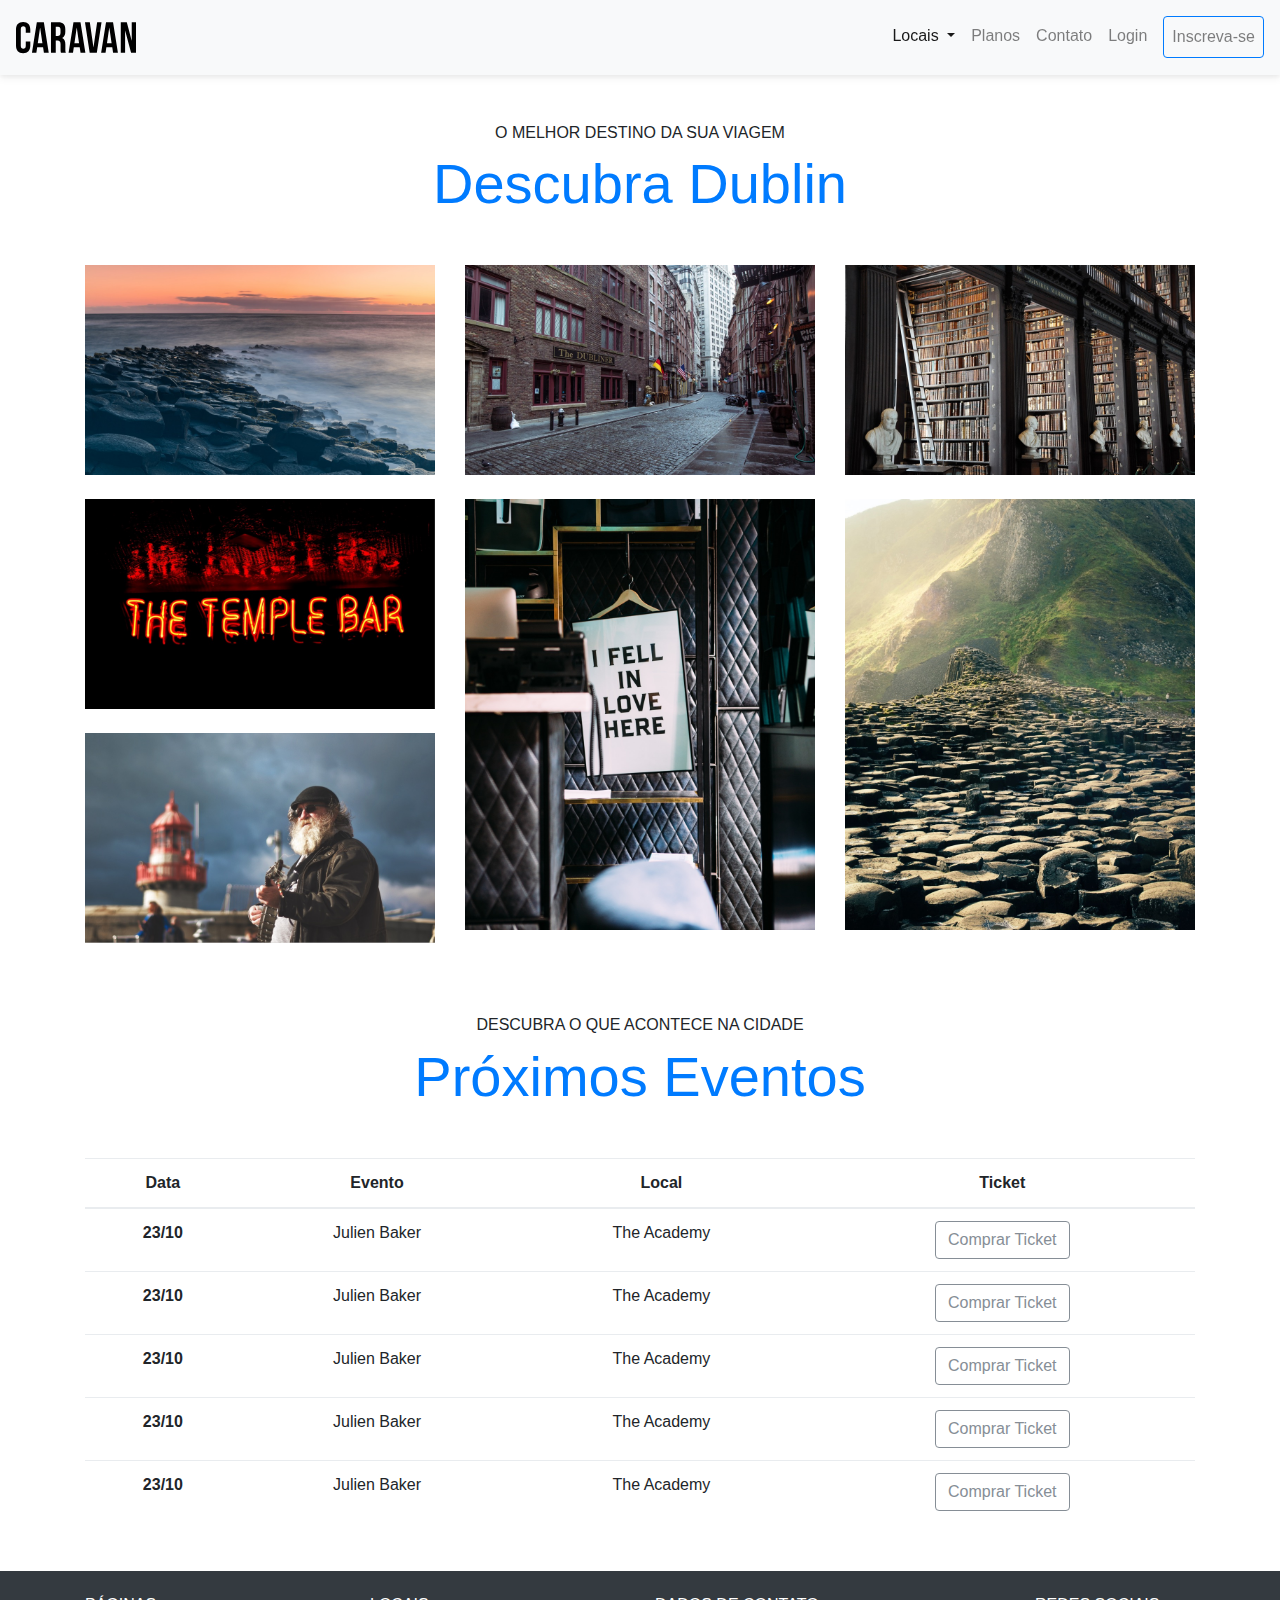
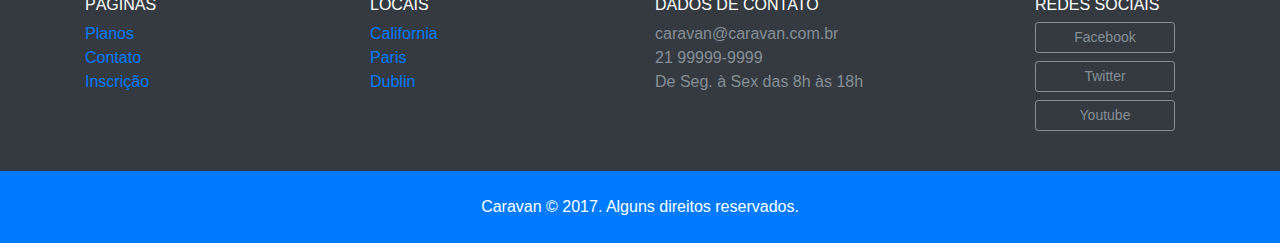
<file: local.html>
<!DOCTYPE html>
<html>

<head>
    <title>Caravan</title>
    <meta charset="utf-8">
    <meta name="viewport" content="width=device-width, initial-scale=1, shrink-to-fit=no">

    <link rel="stylesheet" href="css/bootstrap.css">
    <link rel="stylesheet" href="css/style.css">
</head>

<body>

    <!-- Modal -->
    <div class="modal fade" id="modalLogin" tabindex="-1" aria-labelledby="modalLoginTitulo" aria-hidden="true">
        <div class="modal-dialog" role="document">
            <div class="modal-content">
                <div class="modal-header">
                    <h5 class="modal-title" id="modalLoginTitulo">Entre na Sua Conta</h5>
                    <button type="button" class="close" data-dismiss="modal" aria-label="Close">
                        <span aria-hidden="true">&times;</span>
                    </button>
                </div>
                <div class="modal-body">
                    <form>
                        <div class=" form-group ">
                            <label for="LoginEmail">Email</label>
                            <input type="email" class="form-control" id="loginEmail">
                        </div>
                        <div class="form-group">
                            <label for="loginSenha">Password</label>
                            <input type="password" class="form-control" id="loginSenha">
                        </div>
                        <button type="submit" class="btn btn-primary">Entrar na conta</button>
                        <small class="form-text text-muted">
                            Esqueceu a senha? <a href="#">clique aqui</a>
                        </small>
                    </form>
                </div>
            </div>
        </div>
    </div>
    <!-- Modal finish -->
    <nav class="navbar fixed-top navbar-expand-md navbar-light bg-light py-3 box-shadow">
        <a href="index.html" class="navbar-brand">
            <img src="img/caravan.svg" alt="caravan">
        </a>
        <button class="navbar-toggler" type="button" data-toggle="collapse" data-target="#navbarSupportedContent"
            aria-controls="navbarSupportedContent" aria-expanded="false" aria-label="Toggle navigation">
            <span class="navbar-toggler-icon"></span>
        </button>

        <div class="collapse navbar-collapse" id="navbarSupportedContent">
            <ul class="navbar-nav ml-auto">
                <li class="nav-item dropdown">
                    <a class="nav-link dropdown-toggle active" id="navbarDropdown" role="button" data-toggle="dropdown"
                        aria-haspopup="true" aria-expanded="false" href="#">Locais
                    </a>
                    <div class="dropdown-menu" aria-labelledby="navbarDropdown">
                        <a class="dropdown-item" href="local.html">California</a>
                        <a class="dropdown-item" href="local.html">Paris</a>
                        <a class="dropdown-item" href="local.html">Dublin</a>
                    </div>
                </li>
                <li class="nav-item">
                    <a class="nav-link" href="planos.html">Planos</a>
                </li>
                <li class="nav-item">
                    <a class="nav-link" href="contato.html">Contato</a>
                </li>
                <li class="nav-item">
                    <a href="#" class="nav-link " data-toggle="modal" data-target="#modalLogin">Login</a>
                </li>
                <li class="nav-item">
                    <a class="nav-link btn btn-outline-primary ml-md-2" href="inscricao.html">Inscreva-se</a>
                </li>
            </ul>
        </div>
    </nav>



    <section class=" container ">
        <div class="my-5 text-center">
            <span class="h6 d-block ">O MELHOR DESTINO DA SUA VIAGEM</span>
            <h2 class="display-4 text-primary">Descubra Dublin</h2>
        </div>
        <div class="row">
            <div class="col-md">
                <img class="img-fluid mb-4" src="img/local/foto-1.jpg" alt="">
                <img class="img-fluid mb-4" src="/img/local/foto-2.jpg" alt="">
                <img class="img-fluid mb-4" src="/img/local/foto-3.jpg" alt="">
            </div>
            <div class="col-md">
                <img class="img-fluid mb-4" src="/img/local/foto-4.jpg" alt="">
                <img class="img-fluid mb-4" src="/img/local/foto-5.jpg" alt="">
            </div>
            <div class="col-md">
                <img class="img-fluid mb-4" src="/img/local/foto-6.jpg" alt="">
                <img class="img-fluid mb-4" src="/img/local/foto-7.jpg" alt="">
            </div>
        </div>
    </section>

    <section class="container">
        <div class="my-5 text-center">
            <span class="h6 d-block ">DESCUBRA O QUE ACONTECE NA CIDADE</span>
            <h2 class="display-4 text-primary">Próximos Eventos</h2>
        </div>

        <table class="table table-houver table-responsive-md text-center">
            <thead>
                <tr>
                    <th scope="col">Data</th>
                    <th scope="col">Evento</th>
                    <th scope="col">Local</th>
                    <th scope="col">Ticket</th>
                </tr>
            </thead>
            <tbody>
                <tr>
                    <th scope="row">23/10</th>
                    <td>Julien Baker</td>
                    <td>The Academy</td>
                    <td><a href="#" class="btn btn-outline-secondary">Comprar Ticket</a></td>
                </tr>
                <tr>
                    <th scope="row">23/10</th>
                    <td>Julien Baker</td>
                    <td>The Academy</td>
                    <td><a href="#" class="btn btn-outline-secondary">Comprar Ticket</a></td>
                </tr>
                <tr>
                    <th scope="row">23/10</th>
                    <td>Julien Baker</td>
                    <td>The Academy</td>
                    <td><a href="#" class="btn btn-outline-secondary">Comprar Ticket</a></td>
                </tr>
                <tr>
                    <th scope="row">23/10</th>
                    <td>Julien Baker</td>
                    <td>The Academy</td>
                    <td><a href="#" class="btn btn-outline-secondary">Comprar Ticket</a></td>
                </tr>
                <tr>
                    <th scope="row">23/10</th>
                    <td>Julien Baker</td>
                    <td>The Academy</td>
                    <td><a href="#" class="btn btn-outline-secondary">Comprar Ticket</a></td>
                </tr>
            </tbody>

        </table>
    </section>

    <footer class="bg-dark text-white p-0 mt-5">
        <div class="container py-4">
            <div class="row">
                <div class="col-md-3 col-6">
                    <h4 class="h6">PÁGINAS</h4>
                    <ul class="list-unstyled">
                        <li><a href="planos.html">Planos</a></li>
                        <li><a href="contato.html">Contato</a></li>
                        <li><a href="inscricao.html">Inscrição</a></li>
                    </ul>
                </div>

                <div class="col-md-3 col-6">
                    <h4 class="h6">LOCAIS</h4>
                    <ul class="list-unstyled">
                        <li><a href="local.html">California</a></li>
                        <li><a href="local.html">Paris</a></li>
                        <li><a href="local.html">Dublin</a></li>
                    </ul>
                </div>
                <div class="col-md-4">
                    <h4 class="h6">DADOS DE CONTATO</h4>
                    <ul class="list-unstyled text-secondary">
                        <li>caravan@caravan.com.br</li>
                        <li>21 99999-9999</li>
                        <li>De Seg. à Sex das 8h às 18h</li>
                    </ul>
                </div>
                <div class="col-md-2">
                    <h4 class="h6">REDES SOCIAIS</h4>
                    <ul class="list-unstyled text-secondary">
                        <li><a class="btn btn-outline-secondary mb-2 btn-block btn-sm" style="max-width: 140px;"
                                href="#">
                                Facebook </a></li>
                        <li><a class="btn btn-outline-secondary mb-2 btn-block btn-sm" style="max-width: 140px;"
                                href="#">Twitter</a></li>
                        <li><a class="btn btn-outline-secondary mb-2 btn-block btn-sm" style="max-width: 140px;"
                                href="#">Youtube</a></li>
                    </ul>
                </div>
            </div>
        </div>
        <div class="bg-primary text-center py-4">
            <p class="mb-0">Caravan © 2017. Alguns direitos reservados.</p>
        </div>
    </footer>

    <script type="text/javascript" src="js/jquery-3.2.1.slim.min.js"></script>
    <script type="text/javascript" src="js/popper.min.js"></script>
    <script type="text/javascript" src="js/bootstrap.js"></script>
    <script type="text/javascript" src="js/app.js"></script>

</body>

</html>
</file>
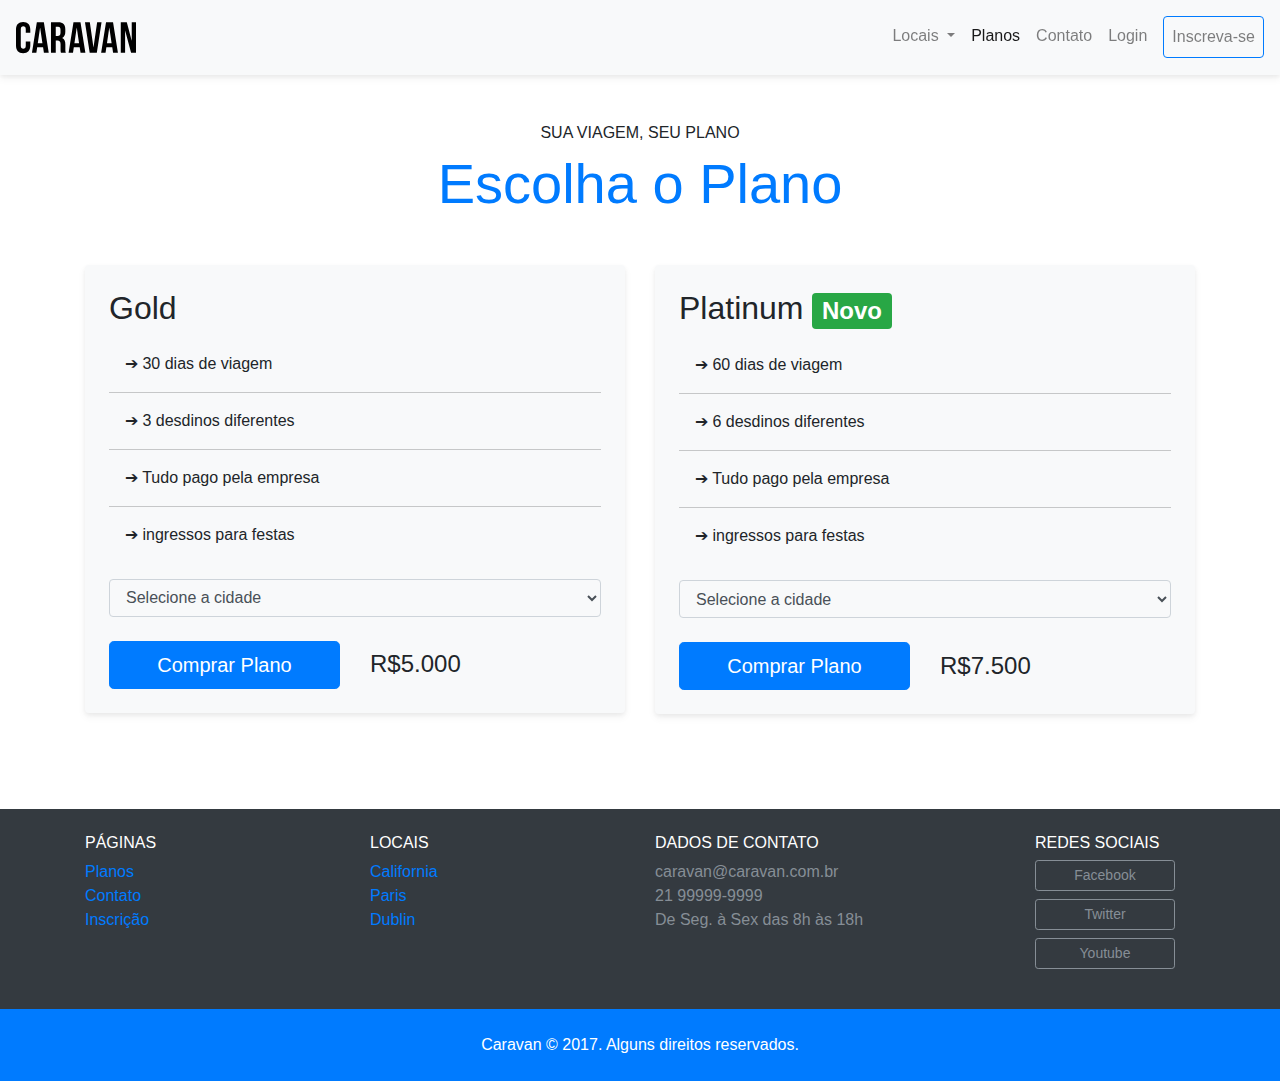
<file: planos.html>
<!DOCTYPE html>
<html>

<head>
    <title>Caravan - Planos</title>
    <meta charset="utf-8">
    <meta name="viewport" content="width=device-width, initial-scale=1, shrink-to-fit=no">

    <link rel="stylesheet" href="css/bootstrap.css">
    <link rel="stylesheet" href="css/style.css">
</head>

<body>

    <!-- Modal -->
    <div class="modal fade" id="modalLogin" tabindex="-1" aria-labelledby="modalLoginTitulo" aria-hidden="true">
        <div class="modal-dialog" role="document">
            <div class="modal-content">
                <div class="modal-header">
                    <h5 class="modal-title" id="modalLoginTitulo">Entre na Sua Conta</h5>
                    <button type="button" class="close" data-dismiss="modal" aria-label="Close">
                        <span aria-hidden="true">&times;</span>
                    </button>
                </div>
                <div class="modal-body">
                    <form>
                        <div class=" form-group ">
                            <label for="LoginEmail">Email</label>
                            <input type="email" class="form-control" id="loginEmail">
                        </div>
                        <div class="form-group">
                            <label for="loginSenha">Password</label>
                            <input type="password" class="form-control" id="loginSenha">
                        </div>
                        <button type="submit" class="btn btn-primary">Entrar na conta</button>
                        <small class="form-text text-muted">
                            Esqueceu a senha? <a href="#">clique aqui</a>
                        </small>
                    </form>
                </div>
            </div>
        </div>
    </div>
    <!-- Modal finish -->
    <nav class="navbar fixed-top navbar-expand-md navbar-light bg-light py-3 box-shadow">
        <a href="index.html" class="navbar-brand">
            <img src="img/caravan.svg" alt="caravan">
        </a>
        <button class="navbar-toggler" type="button" data-toggle="collapse" data-target="#navbarSupportedContent"
            aria-controls="navbarSupportedContent" aria-expanded="false" aria-label="Toggle navigation">
            <span class="navbar-toggler-icon"></span>
        </button>

        <div class="collapse navbar-collapse" id="navbarSupportedContent">
            <ul class="navbar-nav ml-auto">
                <li class="nav-item dropdown">
                    <a class="nav-link dropdown-toggle " id="navbarDropdown" role="button" data-toggle="dropdown"
                        aria-haspopup="true" aria-expanded="false" href="#">Locais
                    </a>
                    <div class="dropdown-menu" aria-labelledby="navbarDropdown">
                        <a class="dropdown-item" href="local.html">California</a>
                        <a class="dropdown-item" href="local.html">Paris</a>
                        <a class="dropdown-item" href="local.html">Dublin</a>
                    </div>
                </li>
                <li class="nav-item">
                    <a class="nav-link active" href="planos.html">Planos</a>
                </li>
                <li class="nav-item">
                    <a class="nav-link" href="contato.html">Contato</a>
                </li>
                <li class="nav-item">
                    <a href="#" class="nav-link " data-toggle="modal" data-target="#modalLogin">Login</a>
                </li>
                <li class="nav-item">
                    <a class="nav-link btn btn-outline-primary ml-md-2" href="inscricao.html">Inscreva-se</a>
                </li>
            </ul>
        </div>
    </nav>



    <section class=" container ">
        <div class="my-5 text-center">
            <span class="h6 d-block ">SUA VIAGEM, SEU PLANO</span>
            <h2 class="display-4 text-primary">Escolha o Plano</h2>
        </div>
        <div class="row">
            <div class="col-md mb-5">
                <div class="bg-light rounded p-4 box-shadow">
                    <h2>Gold</h2>
                    <ul class="lista-plano list-unstyled">
                        <li>➔ 30 dias de viagem</li>
                        <li>➔ 3 desdinos diferentes</li>
                        <li>➔ Tudo pago pela empresa</li>
                        <li>➔ ingressos para festas</li>
                    </ul>
                    <form>
                        <div class="formgroup">
                            <select id="inputCidades" class="form-control bg-light">
                                <option>Selecione a cidade</option>
                                <option>California</option>
                                <option>Paris</option>
                                <option>Dublin</option>
                            </select>
                        </div>
                    </form>
                    <div class="row mt-4 align-items-center">
                        <div class="col">
                            <a href="inscricao.html" class="btn btn-primary btn-lg btn-block">Comprar Plano</a>
                        </div>
                        <div class="col">
                            <span class="h4">R$5.000</span>
                        </div>
                    </div>
                </div>
            </div>
            <div class="col-md">
                <div class="bg-light rounded p-4 box-shadow">
                    <h2>Platinum <span class="badge badge-success">Novo</span></h2>
                    <ul class="lista-plano list-unstyled">
                        <li data-toggle="tooltip" data-placement="top"
                            title="Isso mesmo, são 30 dias totais durante a viagem">➔ 60 dias de viagem</li>
                        <li>➔ 6 desdinos diferentes</li>
                        <li>➔ Tudo pago pela empresa</li>
                        <li>➔ ingressos para festas</li>
                    </ul>
                    <form>
                        <div class="formgroup">
                            <select id="inputCidades" class="form-control bg-light">
                                <option>Selecione a cidade</option>
                                <option>California</option>
                                <option>Paris</option>
                                <option>Dublin</option>
                            </select>
                        </div>
                    </form>
                    <div class="row mt-4 align-items-center">
                        <div class="col">
                            <a href="inscricao.html" class="btn btn-primary btn-lg btn-block">Comprar Plano</a>
                        </div>
                        <div class="col">
                            <span class="h4">R$7.500</span>
                        </div>
                    </div>
                </div>
            </div>
        </div>
        </div>
    </section>


    <footer class="bg-dark text-white p-0 mt-5">
        <div class="container py-4">
            <div class="row">
                <div class="col-md-3 col-6">
                    <h4 class="h6">PÁGINAS</h4>
                    <ul class="list-unstyled">
                        <li><a href="planos.html">Planos</a></li>
                        <li><a href="contato.html">Contato</a></li>
                        <li><a href="inscricao.html">Inscrição</a></li>
                    </ul>
                </div>

                <div class="col-md-3 col-6">
                    <h4 class="h6">LOCAIS</h4>
                    <ul class="list-unstyled">
                        <li><a href="local.html">California</a></li>
                        <li><a href="local.html">Paris</a></li>
                        <li><a href="local.html">Dublin</a></li>
                    </ul>
                </div>
                <div class="col-md-4">
                    <h4 class="h6">DADOS DE CONTATO</h4>
                    <ul class="list-unstyled text-secondary">
                        <li>caravan@caravan.com.br</li>
                        <li>21 99999-9999</li>
                        <li>De Seg. à Sex das 8h às 18h</li>
                    </ul>
                </div>
                <div class="col-md-2">
                    <h4 class="h6">REDES SOCIAIS</h4>
                    <ul class="list-unstyled text-secondary">
                        <li><a class="btn btn-outline-secondary mb-2 btn-block btn-sm" style="max-width: 140px;"
                                href="#">
                                Facebook </a></li>
                        <li><a class="btn btn-outline-secondary mb-2 btn-block btn-sm" style="max-width: 140px;"
                                href="#">Twitter</a></li>
                        <li><a class="btn btn-outline-secondary mb-2 btn-block btn-sm" style="max-width: 140px;"
                                href="#">Youtube</a></li>
                    </ul>
                </div>
            </div>
        </div>
        <div class="bg-primary text-center py-4">
            <p class="mb-0">Caravan © 2017. Alguns direitos reservados.</p>
        </div>
    </footer>

    <script type="text/javascript" src="js/jquery-3.2.1.slim.min.js"></script>
    <script type="text/javascript" src="js/popper.min.js"></script>
    <script type="text/javascript" src="js/bootstrap.js"></script>
    <script type="text/javascript" src="js/app.js"></script>

</body>

</html>
</file>
<file: css/style.css>
body{
  padding-top: 75px;
  
}

.box-shadow{
  box-shadow: 0 2px 4px 0 rgba(0, 0, 0, .05),
              0 4px 8px 0 rgba(0, 0, 0, .05);
}

#home-quote{
  background: url(/img/bg-quote.jpg) center center;
  background-size: cover;
}



.lista-plano li + li {
  border-top: 1px solid rgba(0, 0, 0, .2);
}
.lista-plano li {
  padding: 1rem;
  
}
@media (max-width: 767px) {
  #home-quote .display-4{
    font-size: 2.5rem;
  }
  body {
    padding-top: 0px;
  }
  .fixed-top{
    position: relative;
  }
}
</file>
